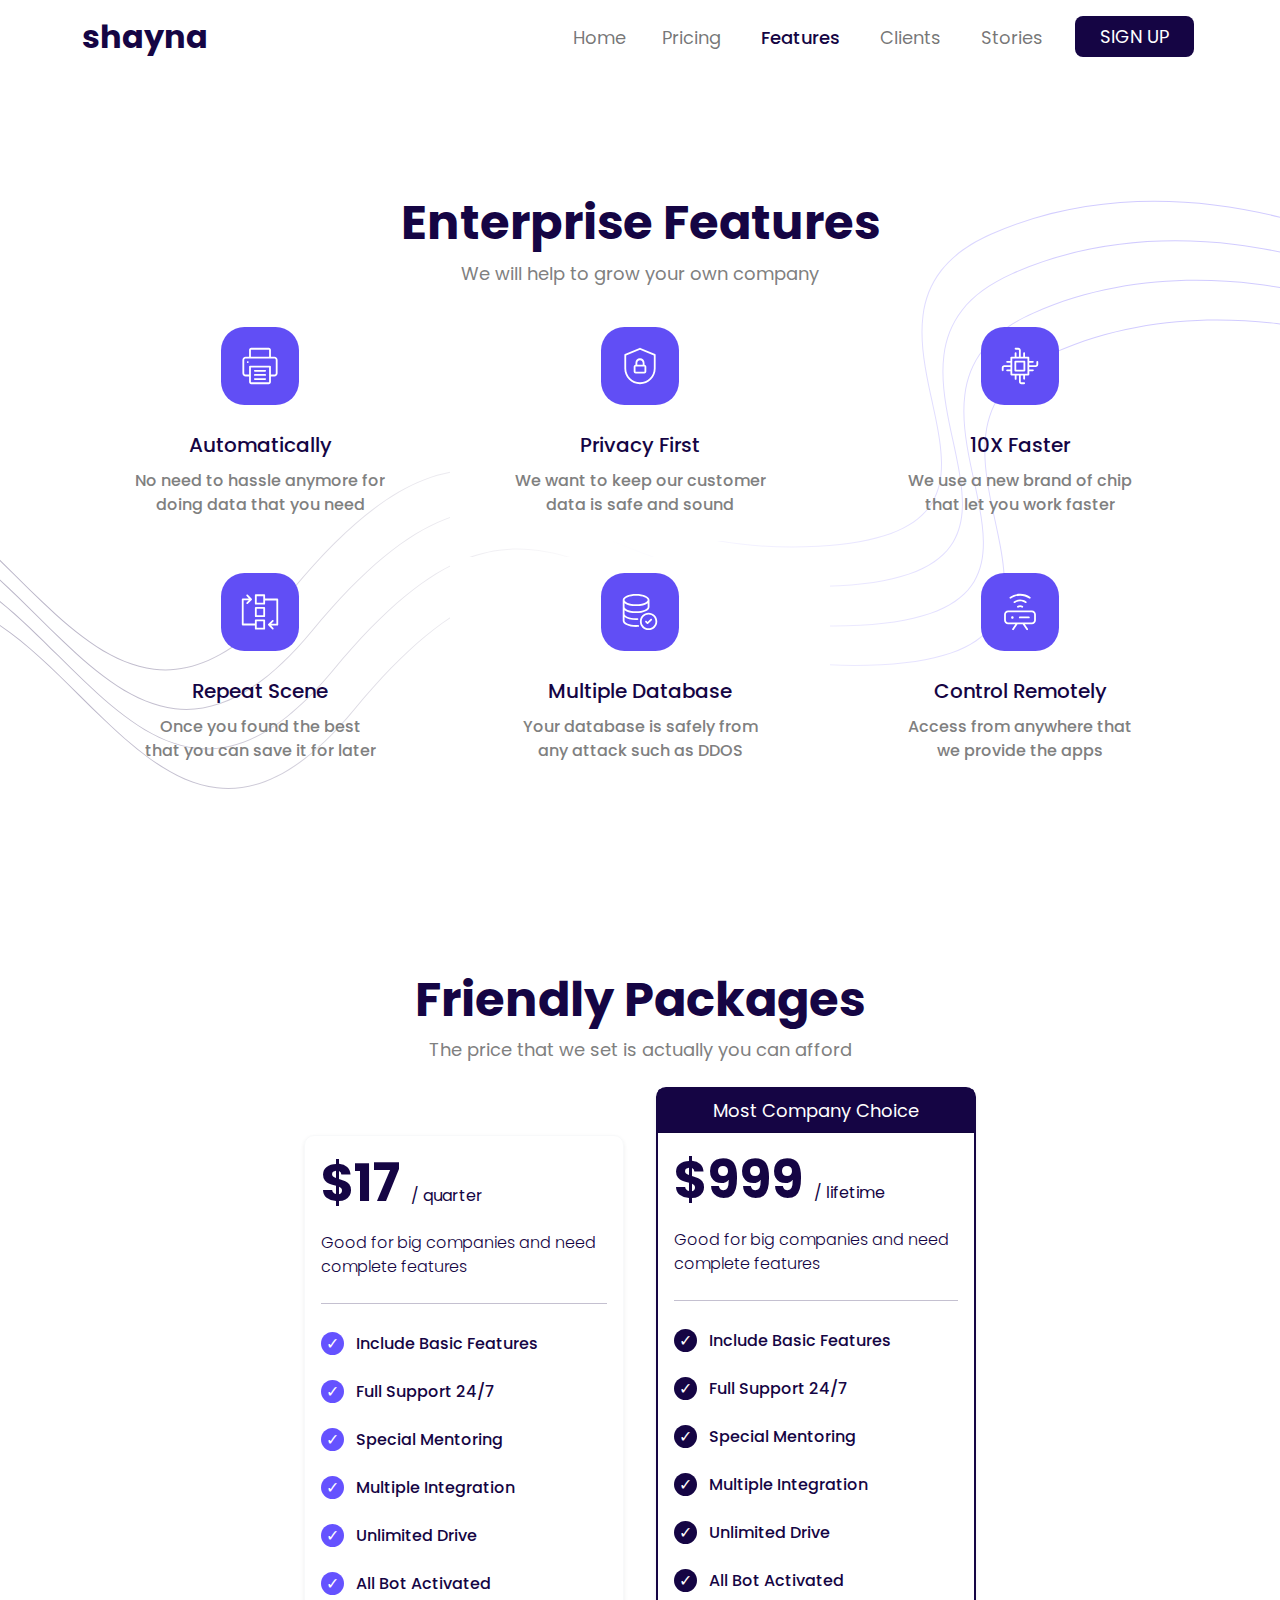
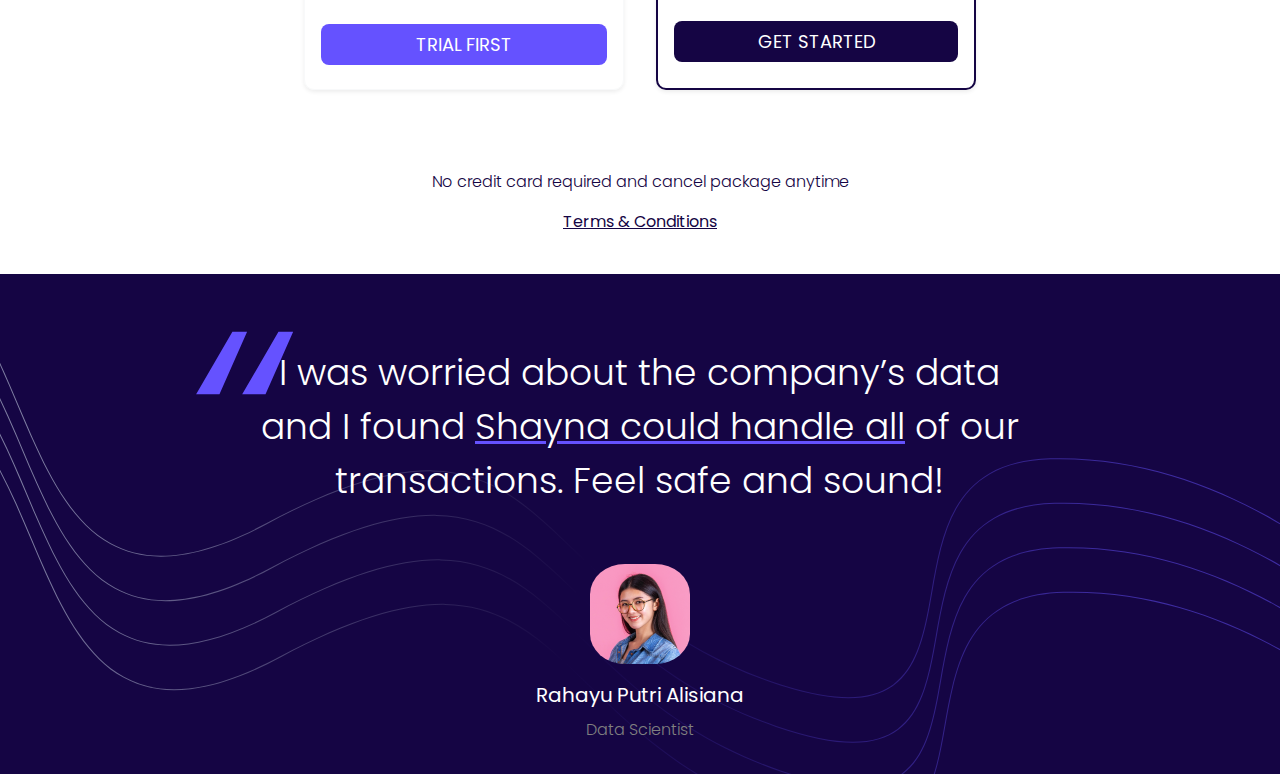
<file: index.html>
<!DOCTYPE html>
<html lang="en">
    <head>
        <meta charset="UTF-8">
        <meta http-equiv="X-UA-Compatible" content="IE=edge">
        <meta name="viewport" content="width=device-width, initial-scale=1.0">
        <title>Shayna Enterprise</title>
        <link rel="stylesheet" href="./Assets/CSS/styles.css">
        <!-- <link rel="icon" href="./Assets/Icons/logo-icon.png" type="image/png" sizes="64x64"> -->
        <link rel="shortcut icon" href="./Assets/Icons/icon.svg" type="image/x-icon">
        <link
            href="https://cdn.jsdelivr.net/npm/bootstrap@5.1.3/dist/css/bootstrap.min.css"
            rel="stylesheet"
            integrity="sha384-1BmE4kWBq78iYhFldvKuhfTAU6auU8tT94WrHftjDbrCEXSU1oBoqyl2QvZ6jIW3"
            crossorigin="anonymous"
        >
        <link rel="stylesheet" href="./Assets/CSS/bootstrap.css">
        <link rel="preconnect" href="https://fonts.googleapis.com">
        <link rel="preconnect" href="https://fonts.gstatic.com" crossorigin>
        <link href="https://fonts.googleapis.com/css2?family=Poppins:wght@100;200;300;400;500;700;800&display=swap" rel="stylesheet">
    </head>
    <body>
        <!-- HEADER -->
        <header class="container-fluid">
            <!-- Navigation -->
            <nav class="navbar navbar-expand-lg navbar-light">
                <div class="container">
                    <!-- BrandLogo & Burger -->
                    <a class="navbar-brand logo fw-bold txt-purple" href="./index.html">shayna</a>
                    <button
                        class="navbar-toggler"
                        type="button"
                        data-bs-toggle="collapse"
                        data-bs-target="#open-navbar"
                        aria-controls="navbarTogglerDemo02"
                        aria-expanded="false"
                        aria-label="Toggle navigation"
                    >
                        <span class="navbar-toggler-icon"></span>
                    </button>
                    <!-- BrandLogo & Burger -->
                    <div class="collapse navbar-collapse" id="open-navbar">
                        <ul class="navbar-nav ms-auto mb-4 mb-lg-0">
                            <li class="nav-item mx-3 lg-px-1 ms-0">
                                <a class="nav-link" href="#">Home</a>
                            </li>
                            <li class="nav-item mx-3 px-lg-1 ms-0">
                                <a class="nav-link" href="#">Pricing</a>
                            </li>
                            <li class="nav-item mx-3 px-lg-1 ms-0">
                                <a class="nav-link active txt-purple" aria-current="page" href="#">
                                    Features
                                </a>
                            </li>
                            <li class="nav-item mx-3 px-lg-1 ms-0">
                                <a class="nav-link" href="#">Clients</a>
                            </li>
                            <li class="nav-item mx-3 px-lg-1 ms-0">
                                <a class="nav-link" href="#">Stories</a>
                            </li>
                            <li class="nav-item mx-3 ms-0 px-lg-1 me-0">
                                <a class="" href="">
                                    <button class="btn text-uppercase bg-purple
                                        px-4 text-white" type="submit">
                                        Sign Up
                                    </button>
                                </a>
                            </li>
                        </ul>
                    </div>
                </div>
            </nav>
            <!-- Navigation -->
        </header>
        <!-- HEADER -->
        <main>
            <!-- FEATURES -->
            <section class="container-fluid E-features py-5">
                <content>
                    <article class="container py-5 my-4">
                        <div class="text-center in-features py-lg-0 pb-4">
                            <h1 class="fw-bolder txt-purple txt-head">Enterprise Features</h1>
                            <p class="txt-gray txt-subhead">
                                We will help to grow your own company
                            </p>
                        </div>
                        <div class="text-center">
                            <!-- row1 -->
                            <div class="row row-cols-1 row-cols-md-3 g-4 py-2">
                                <!-- col 1 -->
                                <div class="col py-lg-2 py-md-4">
                                    <div class="card border-0 h-100">
                                        <div class="icons my-2">
                                            <img src="./Assets/Icons/004-printer.svg" class="card-img-top" alt="...">
                                        </div>
                                        <div class="card-body">
                                            <h5 class="card-title txt-purple py-1">Automatically</h5>
                                            <p class="card-text txt-gray">
                                                No need to hassle anymore for
                                                <br>
                                                doing data that you need
                                                <wbr></wbr>
                                            </p>
                                        </div>
                                    </div>
                                </div>
                                <!-- col 2 -->
                                <div class="col py-lg-2 py-md-4 bg-white">
                                    <div class="card border-0 h-100">
                                        <div class="icons my-2">
                                            <img src="./Assets/Icons/003-shield.svg" class="card-img-top" alt="...">
                                        </div>
                                        <div class="card-body">
                                            <h5 class="card-title txt-purple py-1">
                                                Privacy
                                            First
                                            </h5>
                                            <p class="card-text txt-gray">
                                                We want to keep our customer
                                                <br>
                                                data is safe and sound
                                            </p>
                                        </div>
                                    </div>
                                </div>
                                <!-- col 3 -->
                                <div class="col py-lg-2 py-md-4">
                                    <div class="card border-0 h-100">
                                        <div class="icons my-2">
                                            <img src="./Assets/Icons/002-chip.svg" class="card-img-top" alt="...">
                                        </div>
                                        <div class="card-body">
                                            <h5 class="card-title txt-purple py-1">
                                                10X
                                            Faster
                                            </h5>
                                            <p class="card-text txt-gray">
                                                We use a new brand of chip
                                                <br>
                                                that let you work faster
                                            </p>
                                        </div>
                                    </div>
                                </div>
                            </div>
                            <!-- row2 -->
                            <div class="row row-cols-1 row-cols-md-3 g-4 py-2">
                                <!-- col 1 -->
                                <div class="col py-lg-2 py-md-4">
                                    <div class="card border-0 h-100">
                                        <div class="icons my-2">
                                            <img src="./Assets/Icons/005-exchanging.svg" class="card-img-top" alt="...">
                                        </div>
                                        <div class="card-body">
                                            <h5 class="card-title txt-purple py-1">
                                                Repeat
                                            Scene
                                            </h5>
                                            <p class="card-text txt-gray">
                                                Once you found the best
                                                <br>
                                                that you can save it for later
                                            </p>
                                        </div>
                                    </div>
                                </div>
                                <!-- col 2 -->
                                <div class="col py-lg-2 py-md-4 bg-white">
                                    <div class="card border-0 h-100">
                                        <div class="icons my-2">
                                            <img src="./Assets/Icons/001-database.svg" class="card-img-top" alt="...">
                                        </div>
                                        <div class="card-body">
                                            <h5 class="card-title txt-purple py-1">
                                                Multiple
                                            Database
                                            </h5>
                                            <p class="card-text txt-gray">
                                                Your database is safely from
                                                <br>
                                                any attack such as DDOS
                                            </p>
                                        </div>
                                    </div>
                                </div>
                                <!-- col 3 -->
                                <div class="col py-lg-2 py-md-4">
                                    <div class="card border-0 h-100">
                                        <div class="icons my-2">
                                            <img src="./Assets/Icons/006-wifi.svg" class="card-img-top" alt="...">
                                        </div>
                                        <div class="card-body">
                                            <h5 class="card-title txt-purple py-1">
                                                Control
                                            Remotely
                                            </h5>
                                            <p class="card-text txt-gray">
                                                Access from anywhere that
                                                <br>
                                                we provide the apps
                                            </p>
                                        </div>
                                    </div>
                                </div>
                            </div>
                        </div>
                    </article>
                </content>
            </section>
            <!-- FEATURES -->
            <!-- PACKAGES -->
            <section class="container-fluid packages pb-0 py-5">
                <content>
                    <article class="container">
                        <div class="text-center in-packages py-2">
                            <h1 class="fw-bolder txt-purple txt-head">Friendly Packages</h1>
                            <p class="txt-gray txt-subhead">
                                The price that we set is actually you can afford
                            </p>
                        </div>
                        <!-- paket 1 -->
                        <div class="d-flex justify-content-center flex-wrap">
                            <div class="card mb-5 mx-lg-3 mx-md-2 mt-5 border-light
                            shadow-sm border-radius-10" style="max-width: 20rem">
                                <!-- <div class="bg-transparent border-0 card-header text-white text-center">
                               Trial Choice
                            </div> -->
                                <div class="card-body txt-purple">
                                    <h1 class="fw-bolder txt-highest">
                                        $17
                                        <span class="fs-6 fw-normal">/ quarter</span>
                                    </h1>
                                    <p class="pt-2 fw-light">
                                        Good for big companies and need complete features
                                    </p>
                                    <hr class="my-4">
                                    <p class="py-1">
                                        <span class="checked bg-blue text-white me-2">&check;</span>
                                        Include Basic Features
                                    </p>
                                    <p class="py-1">
                                        <span class="checked bg-blue text-white me-2">&check;</span>
                                        Full Support 24/7
                                    </p>
                                    <p class="py-1">
                                        <span class="checked bg-blue text-white me-2">&check;</span>
                                        Special Mentoring
                                    </p>
                                    <p class="py-1">
                                        <span class="checked bg-blue text-white me-2">&check;</span>
                                        Multiple Integration
                                    </p>
                                    <p class="py-1">
                                        <span class="checked bg-blue text-white me-2">&check;</span>
                                        Unlimited Drive
                                    </p>
                                    <p class="py-1">
                                        <span class="checked bg-blue text-white me-2">&check;</span>
                                        All Bot Activated
                                    </p>
                                    <a href="">
                                        <button class="btn text-uppercase bg-blue w-100
                                        text-white my-2" type="button">
                                            Trial First
                                        </button>
                                    </a>
                                </div>
                            </div>
                            <!-- paket 2 -->
                            <div class="card border-purple mb-5 mx-lg-3 mx-md-2 shadow-sm
                            border-radius-10" style="max-width: 20rem">
                                <div class="bg-purple card-header text-white text-center">
                                    <span class="txt-subhead">
                                        Most Company Choice
                                    </span>
                                </div>
                                <div class="card-body txt-purple">
                                    <h1 class="fw-bolder txt-highest">
                                        $999
                                        <span class="fs-6 fw-normal">/ lifetime</span>
                                    </h1>
                                    <p class="pt-2 fw-light">
                                        Good for big companies and need complete features
                                    </p>
                                    <hr class="my-4">
                                    <p class="py-1">
                                        <span class="checked bg-purple text-white me-2">&check;</span>
                                        Include Basic Features
                                    </p>
                                    <p class="py-1">
                                        <span class="checked bg-purple text-white me-2">&check;</span>
                                        Full Support 24/7
                                    </p>
                                    <p class="py-1">
                                        <span class="checked bg-purple text-white me-2">&check;</span>
                                        Special Mentoring
                                    </p>
                                    <p class="py-1">
                                        <span class="checked bg-purple text-white me-2">&check;</span>
                                        Multiple Integration
                                    </p>
                                    <p class="py-1">
                                        <span class="checked bg-purple text-white me-2">&check;</span>
                                        Unlimited Drive
                                    </p>
                                    <p class="py-1">
                                        <span class="checked bg-purple text-white me-2">&check;</span>
                                        All Bot Activated
                                    </p>
                                    <a href="">
                                        <button class="btn text-uppercase bg-purple w-100
                                        text-white my-2" type="button">
                                            Get Started
                                        </button>
                                    </a>
                                </div>
                            </div>
                        </div>
                        <div class="text-center mt-2 py-4">
                            <p class="txt-purple fw-light">
                                No credit card required and
                            cancel package anytime
                            </p>
                            <a href="">
                                <p class="text-decoration-underline txt-purple fw-normal">
                                    Terms
                                & Conditions
                                </p>
                            </a>
                        </div>
                    </article>
                </content>
            </section>
            <!-- PACKAGES -->
            <!-- TESTIMONI -->
            <section class="container-fluid bg-purple text-white text-center p-4 testimoni">
                <content>
                    <article class="container" >
                       <!-- <div class="w-50 mx-auto px-lg-5 py-4 pt-5 teks-testimoni">
                            <p class="fs-5 px-lg-3 pb-0 fw-light">
                                <span class="quotation"><i>&bdquo;</i></span>
                                I was worried about the company’s data and I found 
                                <a href=""><span class="text-white">Shayna could handle all</span></a>
                                of our transactions. Feel safe and sound!
                            </p>
                        </div> -->
                        <div class="w-75 mx-auto px-lg-4 py-4 pt-5 teks-testimoni">
                            <p class="fs-5 px-lg-4 pb-0 fw-light">
                                <span class="quotation">
                                    <i>&bdquo;</i>
                                </span>
                                I was worried about the company’s data and I found
                                <a href=""><span class="text-white">Shayna could handle all</span></a>
                                of our transactions. Feel safe and sound!
                            </p>
                        </div>
                        <div class="w-100 h-100 gambar-testimoni">
                            <img
                                src="./Assets/Images/image.png"
                                alt=""
                                srcset=""
                                class="py-3"
                            >
                            <p class="m-0 name fw-normal">Rahayu Putri Alisiana</p>
                            <p class="m-0 py-2 fw-light txt-gray job">Data Scientist</p>
                        </div>
                    </article>
                </content>
            </section>
            <!-- TESTIMONI -->
        </main>
    </body>
    <script src="https://cdn.jsdelivr.net/npm/@popperjs/core@2.10.2/dist/umd/popper.min.js" integrity="sha384-7+zCNj/IqJ95wo16oMtfsKbZ9ccEh31eOz1HGyDuCQ6wgnyJNSYdrPa03rtR1zdB" crossorigin="anonymous"></script>
    <script src="https://cdn.jsdelivr.net/npm/bootstrap@5.1.3/dist/js/bootstrap.min.js" integrity="sha384-QJHtvGhmr9XOIpI6YVutG+2QOK9T+ZnN4kzFN1RtK3zEFEIsxhlmWl5/YESvpZ13" crossorigin="anonymous"></script>
</html>
</file>
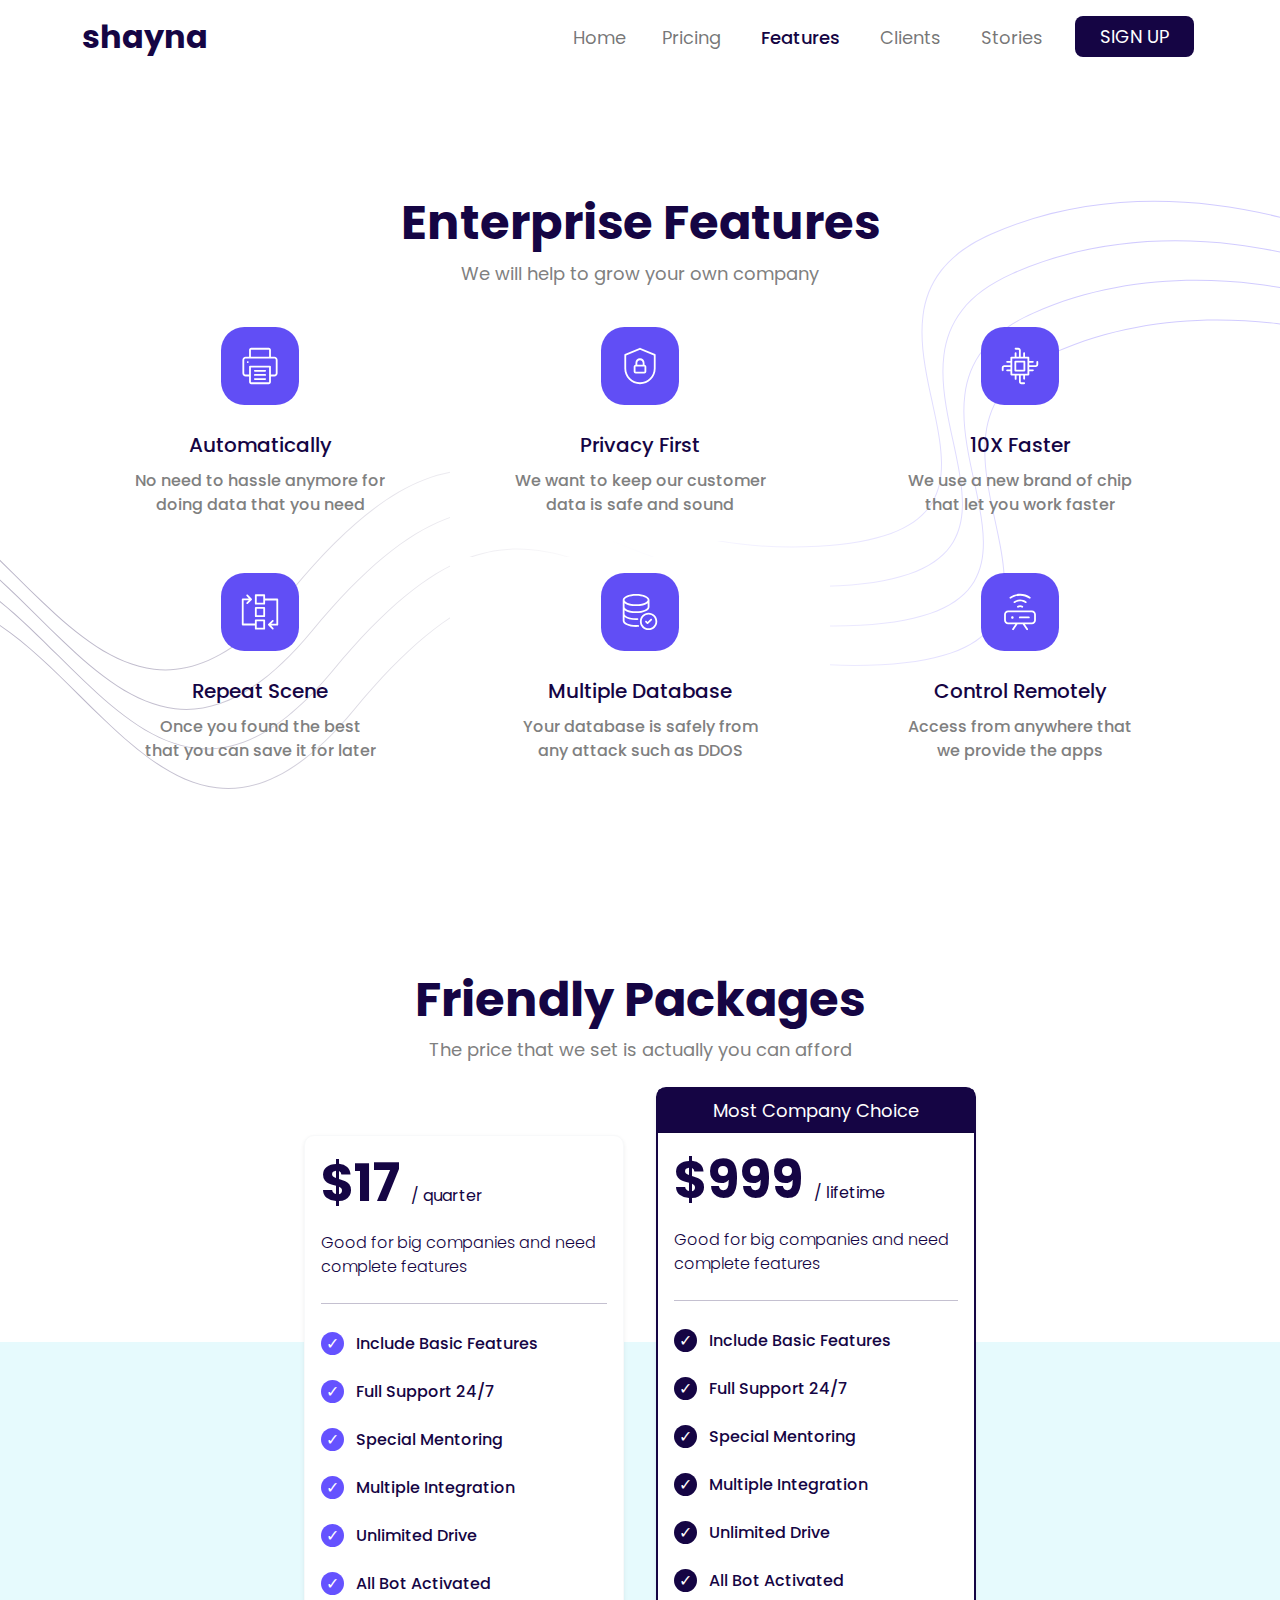
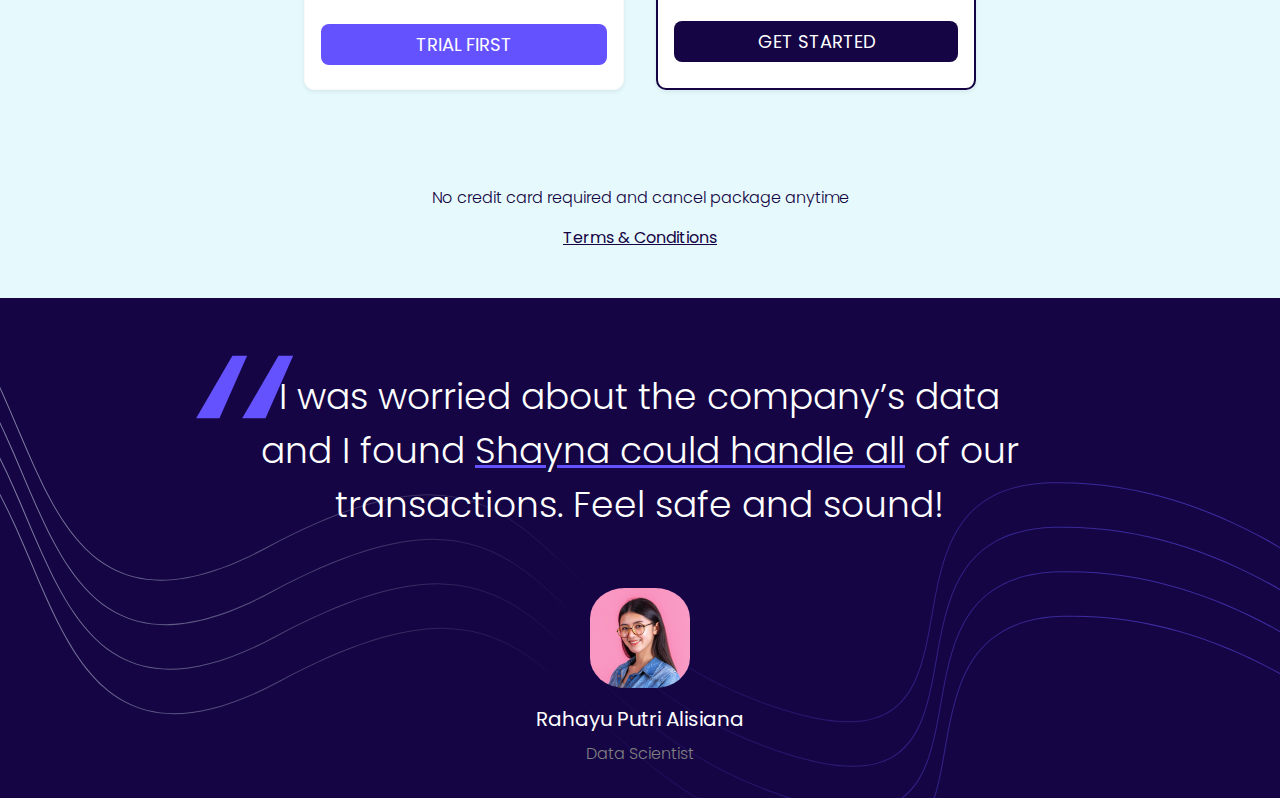
<file: index-fix(final).html>
<!DOCTYPE html>
<html lang="en">
    <head>
        <meta charset="UTF-8">
        <meta http-equiv="X-UA-Compatible" content="IE=edge">
        <meta name="viewport" content="width=device-width, initial-scale=1.0">
        <title>Shayna Enterprise</title>
        <link rel="stylesheet" href="./Assets/CSS/styles.css">
        <!-- <link rel="icon" href="./Assets/Icons/logo-icon.png" type="image/png" sizes="64x64"> -->
        <link rel="shortcut icon" href="./Assets/Icons/icon.svg" type="image/x-icon">
        <link
            href="https://cdn.jsdelivr.net/npm/bootstrap@5.1.3/dist/css/bootstrap.min.css"
            rel="stylesheet"
            integrity="sha384-1BmE4kWBq78iYhFldvKuhfTAU6auU8tT94WrHftjDbrCEXSU1oBoqyl2QvZ6jIW3"
            crossorigin="anonymous"
        >
        <link rel="stylesheet" href="./Assets/CSS/bootstrap.css">
        <link rel="preconnect" href="https://fonts.googleapis.com">
        <link rel="preconnect" href="https://fonts.gstatic.com" crossorigin>
        <link href="https://fonts.googleapis.com/css2?family=Poppins:wght@100;200;300;400;500;700;800&display=swap" rel="stylesheet">
    </head>
    <body>
        <!-- HEADER -->
        <header class="container-fluid">
            <!-- Navigation -->
            <nav class="navbar navbar-expand-lg navbar-light">
                <div class="container">
                    <!-- BrandLogo & Burger -->
                    <a class="navbar-brand logo fw-bold txt-purple" href="./index.html">shayna</a>
                    <button
                        class="navbar-toggler"
                        type="button"
                        data-bs-toggle="collapse"
                        data-bs-target="#open-navbar"
                        aria-controls="navbarTogglerDemo02"
                        aria-expanded="false"
                        aria-label="Toggle navigation"
                    >
                        <span class="navbar-toggler-icon"></span>
                    </button>
                    <!-- BrandLogo & Burger -->
                    <div class="collapse navbar-collapse" id="open-navbar">
                        <ul class="navbar-nav ms-auto mb-4 mb-lg-0">
                            <li class="nav-item mx-3 lg-px-1 ms-0">
                                <a class="nav-link" href="#">Home</a>
                            </li>
                            <li class="nav-item mx-3 px-lg-1 ms-0">
                                <a class="nav-link" href="#">Pricing</a>
                            </li>
                            <li class="nav-item mx-3 px-lg-1 ms-0">
                                <a class="nav-link active txt-purple" aria-current="page" href="#">
                                    Features
                                </a>
                            </li>
                            <li class="nav-item mx-3 px-lg-1 ms-0">
                                <a class="nav-link" href="#">Clients</a>
                            </li>
                            <li class="nav-item mx-3 px-lg-1 ms-0">
                                <a class="nav-link" href="#">Stories</a>
                            </li>
                            <li class="nav-item mx-3 ms-0 px-lg-1 me-0">
                                <a class="" href="">
                                    <button class="btn text-uppercase bg-purple
                                        px-4 text-white" type="submit">
                                        Sign Up
                                    </button>
                                </a>
                            </li>
                        </ul>
                    </div>
                </div>
            </nav>
            <!-- Navigation -->
        </header>
        <!-- HEADER -->
        <main>
            <!-- FEATURES -->
            <section class="container-fluid E-features py-5">
                <content>
                    <article class="container py-5 my-4">
                        <div class="text-center in-features py-lg-0 pb-4">
                            <h1 class="fw-bolder txt-purple txt-head">Enterprise Features</h1>
                            <p class="txt-gray txt-subhead">
                                We will help to grow your own company
                            </p>
                        </div>
                        <div class="text-center">
                            <!-- row1 -->
                            <div class="row row-cols-1 row-cols-md-3 g-4 py-2">
                                <!-- col 1 -->
                                <div class="col py-lg-2 py-md-4">
                                    <div class="card border-0 h-100">
                                        <div class="icons my-2">
                                            <img src="./Assets/Icons/004-printer.svg" class="card-img-top" alt="...">
                                        </div>
                                        <div class="card-body">
                                            <h5 class="card-title txt-purple py-1">Automatically</h5>
                                            <p class="card-text txt-gray">
                                                No need to hassle anymore for
                                                <br>
                                                doing data that you need
                                                <wbr></wbr>
                                            </p>
                                        </div>
                                    </div>
                                </div>
                                <!-- col 2 -->
                                <div class="col py-lg-2 py-md-4 bg-white">
                                    <div class="card border-0 h-100">
                                        <div class="icons my-2">
                                            <img src="./Assets/Icons/003-shield.svg" class="card-img-top" alt="...">
                                        </div>
                                        <div class="card-body">
                                            <h5 class="card-title txt-purple py-1">
                                                Privacy
                                            First
                                            </h5>
                                            <p class="card-text txt-gray">
                                                We want to keep our customer
                                                <br>
                                                data is safe and sound
                                            </p>
                                        </div>
                                    </div>
                                </div>
                                <!-- col 3 -->
                                <div class="col py-lg-2 py-md-4">
                                    <div class="card border-0 h-100">
                                        <div class="icons my-2">
                                            <img src="./Assets/Icons/002-chip.svg" class="card-img-top" alt="...">
                                        </div>
                                        <div class="card-body">
                                            <h5 class="card-title txt-purple py-1">
                                                10X
                                            Faster
                                            </h5>
                                            <p class="card-text txt-gray">
                                                We use a new brand of chip
                                                <br>
                                                that let you work faster
                                            </p>
                                        </div>
                                    </div>
                                </div>
                            </div>
                            <!-- row2 -->
                            <div class="row row-cols-1 row-cols-md-3 g-4 py-2">
                                <!-- col 1 -->
                                <div class="col py-lg-2 py-md-4">
                                    <div class="card border-0 h-100">
                                        <div class="icons my-2">
                                            <img src="./Assets/Icons/005-exchanging.svg" class="card-img-top" alt="...">
                                        </div>
                                        <div class="card-body">
                                            <h5 class="card-title txt-purple py-1">
                                                Repeat
                                            Scene
                                            </h5>
                                            <p class="card-text txt-gray">
                                                Once you found the best
                                                <br>
                                                that you can save it for later
                                            </p>
                                        </div>
                                    </div>
                                </div>
                                <!-- col 2 -->
                                <div class="col py-lg-2 py-md-4 bg-white">
                                    <div class="card border-0 h-100">
                                        <div class="icons my-2">
                                            <img src="./Assets/Icons/001-database.svg" class="card-img-top" alt="...">
                                        </div>
                                        <div class="card-body">
                                            <h5 class="card-title txt-purple py-1">
                                                Multiple
                                            Database
                                            </h5>
                                            <p class="card-text txt-gray">
                                                Your database is safely from
                                                <br>
                                                any attack such as DDOS
                                            </p>
                                        </div>
                                    </div>
                                </div>
                                <!-- col 3 -->
                                <div class="col py-lg-2 py-md-4">
                                    <div class="card border-0 h-100">
                                        <div class="icons my-2">
                                            <img src="./Assets/Icons/006-wifi.svg" class="card-img-top" alt="...">
                                        </div>
                                        <div class="card-body">
                                            <h5 class="card-title txt-purple py-1">
                                                Control
                                            Remotely
                                            </h5>
                                            <p class="card-text txt-gray">
                                                Access from anywhere that
                                                <br>
                                                we provide the apps
                                            </p>
                                        </div>
                                    </div>
                                </div>
                            </div>
                        </div>
                    </article>
                </content>
            </section>
            <!-- FEATURES -->
            <!-- PACKAGES -->
            <section class="container-fluid packages pb-0 py-5">
                <content>
                    <article class="container">
                        <div class="text-center in-packages py-2">
                            <h1 class="fw-bolder txt-purple txt-head">Friendly Packages</h1>
                            <p class="txt-gray txt-subhead">
                                The price that we set is actually you can afford
                            </p>
                        </div>
                        <!-- paket 1 -->
                        <div class="d-flex justify-content-center flex-wrap">
                            <div class="card mb-5 mx-lg-3 mx-md-2 mt-5 border-light bg-white
                            shadow-sm border-radius-10" style="max-width: 20rem">
                                <!-- <div class="bg-transparent border-0 card-header text-white text-center">
                               Trial Choice
                            </div> -->
                                <div class="card-body txt-purple">
                                    <h1 class="fw-bolder txt-highest">
                                        $17
                                        <span class="fs-6 fw-normal">/ quarter</span>
                                    </h1>
                                    <p class="pt-2 fw-light">
                                        Good for big companies and need complete features
                                    </p>
                                    <hr class="my-4">
                                    <p class="py-1">
                                        <span class="checked bg-blue text-white me-2">&check;</span>
                                        Include Basic Features
                                    </p>
                                    <p class="py-1">
                                        <span class="checked bg-blue text-white me-2">&check;</span>
                                        Full Support 24/7
                                    </p>
                                    <p class="py-1">
                                        <span class="checked bg-blue text-white me-2">&check;</span>
                                        Special Mentoring
                                    </p>
                                    <p class="py-1">
                                        <span class="checked bg-blue text-white me-2">&check;</span>
                                        Multiple Integration
                                    </p>
                                    <p class="py-1">
                                        <span class="checked bg-blue text-white me-2">&check;</span>
                                        Unlimited Drive
                                    </p>
                                    <p class="py-1">
                                        <span class="checked bg-blue text-white me-2">&check;</span>
                                        All Bot Activated
                                    </p>
                                    <a href="">
                                        <button class="btn text-uppercase bg-blue w-100
                                        text-white my-2" type="button">
                                            Trial First
                                        </button>
                                    </a>
                                </div>
                            </div>
                            <!-- paket 2 -->
                            <div class="card mb-5 mx-lg-3 mx-md-2 border-purple bg-white
                            shadow-sm border-radius-10" style="max-width: 20rem">
                                <div class="bg-purple card-header text-white text-center">
                                    <span class="txt-subhead">
                                        Most Company Choice
                                    </span>
                                </div>
                                <div class="card-body txt-purple">
                                    <h1 class="fw-bolder txt-highest">
                                        $999
                                        <span class="fs-6 fw-normal">/ lifetime</span>
                                    </h1>
                                    <p class="pt-2 fw-light">
                                        Good for big companies and need complete features
                                    </p>
                                    <hr class="my-4">
                                    <p class="py-1">
                                        <span class="checked bg-purple text-white me-2">&check;</span>
                                        Include Basic Features
                                    </p>
                                    <p class="py-1">
                                        <span class="checked bg-purple text-white me-2">&check;</span>
                                        Full Support 24/7
                                    </p>
                                    <p class="py-1">
                                        <span class="checked bg-purple text-white me-2">&check;</span>
                                        Special Mentoring
                                    </p>
                                    <p class="py-1">
                                        <span class="checked bg-purple text-white me-2">&check;</span>
                                        Multiple Integration
                                    </p>
                                    <p class="py-1">
                                        <span class="checked bg-purple text-white me-2">&check;</span>
                                        Unlimited Drive
                                    </p>
                                    <p class="py-1">
                                        <span class="checked bg-purple text-white me-2">&check;</span>
                                        All Bot Activated
                                    </p>
                                    <a href="">
                                        <button class="btn text-uppercase bg-purple w-100
                                        text-white my-2" type="button">
                                            Get Started
                                        </button>
                                    </a>
                                </div>
                            </div>
                        </div>
                    </article>
                </content>
            </section>
            <!-- PACKAGES -->
            <div class="text-center bg-info bg-opacity-10 bg-overlay">
                <div class="py-5">
                    <p class="txt-purple fw-light">
                        No credit card required and
                    cancel package anytime
                    </p>
                    <a href="">
                        <span class="text-decoration-underline txt-purple fw-normal">
                            Terms
                        & Conditions
                        </span>
                    </a>
                </div>
            </div>
            <!-- TESTIMONI -->
            <section class="container-fluid bg-purple text-white text-center p-4 testimoni m-0">
                <content>
                    <article class="container" >
                    <!-- <div class="w-50 mx-auto px-lg-5 py-4 pt-5 teks-testimoni">
                        <p class="fs-5 px-lg-3 pb-0 fw-light">
                            <span class="quotation"><i>&bdquo;</i></span>
                            I was worried about the company’s data and I found
                            <a href=""><span class="text-white">Shayna could handle all</span></a>
                            of our transactions. Feel safe and sound!
                        </p>
                    </div> -->
                        <div class="w-75 mx-auto px-lg-4 py-4 pt-5 teks-testimoni">
                            <p class="fs-5 px-lg-4 pb-0 fw-light">
                                <span class="quotation">
                                    <i>&bdquo;</i>
                                </span>
                                I was worried about the company’s data and I found
                                <a href=""><span class="text-white">Shayna could handle all</span></a>
                                of our transactions. Feel safe and sound!
                            </p>
                        </div>
                        <div class="w-100 h-100 gambar-testimoni">
                            <img
                                src="./Assets/Images/image.png"
                                alt=""
                                srcset=""
                                class="py-3"
                            >
                            <p class="m-0 name fw-normal">Rahayu Putri Alisiana</p>
                            <p class="m-0 py-2 fw-light txt-gray job">Data Scientist</p>
                        </div>
                    </article>
                </content>
            </section>
            <!-- TESTIMONI -->
        </main>
    </body>
    <script src="https://cdn.jsdelivr.net/npm/@popperjs/core@2.10.2/dist/umd/popper.min.js" integrity="sha384-7+zCNj/IqJ95wo16oMtfsKbZ9ccEh31eOz1HGyDuCQ6wgnyJNSYdrPa03rtR1zdB" crossorigin="anonymous"></script>
    <script src="https://cdn.jsdelivr.net/npm/bootstrap@5.1.3/dist/js/bootstrap.min.js" integrity="sha384-QJHtvGhmr9XOIpI6YVutG+2QOK9T+ZnN4kzFN1RtK3zEFEIsxhlmWl5/YESvpZ13" crossorigin="anonymous"></script>
</html>
</file>
<file: Assets/CSS/styles.css>
@import url('https://fonts.googleapis.com/css2?family=Poppins:wght@100;200;300;400;500;700;800&display=swap');

:root {
    --first-color: #150544;
    --sec-color: #614EF5;
    --third-color: #6552FF;

    --first-font: Poppins, sans-serif;
}

* {
    font-family: var(--first-font) !important;
}

*::selection {
    background-color: hsl(0, 0%, 0%);
    color: aliceblue;
}

button {
    font-size: 18px !important;
}

.txt-blue {
    color: var(--third-color) !important;
}

.bg-blue {
    background-color: var(--third-color) !important;
}

.bg-purple {
    background-color: var(--first-color) !important;
}

.txt-purple {
    color: var(--first-color) !important;
}

.txt-gray {
    color: gray !important;
}

.logo {
    font-size: 32px !important;
}

.nav-item .nav-link {
    font-size: 18px !important;
} 

.nav-item:hover .nav-link {
    color: var(--first-color) !important;
}

.nav-item .nav-link.active {
    color: var(--first-color) !important;
    font-weight: 500;
}

.navbar-toggler {
    box-shadow: none !important;
}

.btn {
    border-radius: .5rem !important;
}

.txt-head {
    font-size: 48px !important;
}

.txt-subhead {
    font-size: 18px !important;
}

.txt-highest {
    font-size: 52px !important;
}

.card {
    background: transparent !important;
}

.card .icons {
    background-color: var(--sec-color) !important;
    border-radius: 30%;
    padding: 20px;
    margin: auto;
}

.card .card-img-top {
    height: 100%;
    width: 100%;
    max-height: 48px;
    max-width: 48px;
}

.card-body {
    width: 100%;
    margin: auto;
}

/* .card-body h5 {
    font-size: 18px !important;
} */

.card-body p {
    font-weight: 499;
}

.checked {
    border-radius: 50%;
    padding: 0 5px;
    font-weight: 599;
}

.E-features {
    padding: 4.7rem auto;
}

.border-purple {
    border: 2px solid var(--first-color) !important;
}

.border-radius-10 {
    border-radius: 10px !important;
}

/* if width (w-75) teks-testimoni = w-75 (75% bootstrap) & font-size = 36px 👇 */

.testimoni .teks-testimoni {
    width: 80% !important;
}

.teks-testimoni p {
    font-size: 36px !important;
}

.quotation i {
    font-size: 288px;
    position: absolute;
    margin-left: -100px;
    margin-top: -100px;
    color: var(--third-color);
    transform: rotate(180deg);
}

/* if width (w-75) teks-testimoni = w-75 (75% bootstrap) & font-size = 36px 👆 */


/* if width (w-50) teks-testimoni = w-50 (50% bootstrap) & font-size = fs-5 👇 */

/* .quotation i {
    font-size: 145px;
    position: absolute;
    margin-left: -60px;
    margin-top: -50px;
    color: var(--third-color);
    transform: rotate(180deg);
} */

/* if width (w-50) teks-testimoni = w-50 (50% bootstrap) & font-size = fs-5 👆 */


.teks-testimoni a {
    text-decoration-color: var(--third-color);
}

.gambar-testimoni img {
    border-radius: 50%;
    border-radius: 35%;
}

.gambar-testimoni .name {
    font-size: 20px;
    /* font-weight: normal; */
}

@media screen and (max-width:768px){
    .testimoni .teks-testimoni {
        width: 80% !important;
    }
    /* if width (w-75) teks-testimoni = w-75 (75% bootstrap) & font-size = 36px 👇 */
    .teks-testimoni p {
        font-size: 30px !important;
    }
    /* if width (w-75) teks-testimoni = w-75 (75% bootstrap) & font-size = 36px 👆*/

}

@media screen and (max-width:580px){
    /* if width (w-75) teks-testimoni = w-75 (75% bootstrap) & font-size = 36px 👇 */
    .teks-testimoni p {
        font-size: 24px !important;
    }
    .quotation i {
        font-size: 190px;
        margin-left: -70px;
        margin-top: -70px;
    }
    /* if width (w-75) teks-testimoni = w-75 (75% bootstrap) & font-size = 36px 👆 */
}

@media screen and (max-width:550px){
    .txt-head {
        font-size: 42px !important;
    }
    button, .nav-item .nav-link, .in-packages>p.txt-subhead, .in-features p.txt-subhead {
        font-size: 16px !important;
    }
}

.bg-overlay {
    /* background-color: #E7F6FF !important; */
    margin-top: -400px;
    padding-top: 400px;
    /* margin-top: -395px;
    padding-top: 395px; */
    margin-top: -396px;
    padding-top: 396px;
}

.E-features {
    background: url(../Images/Union.svg) center center no-repeat;
}

.testimoni {
    background: repeating-linear-gradient(rgba(21, 5, 68,.8), rgba(21, 5, 68,.8)), url(../Images/Union-1.svg) center center no-repeat;
    background: url(../Images/Union-1.svg) center center no-repeat;
    /* background-size: cover; */
}
</file>
